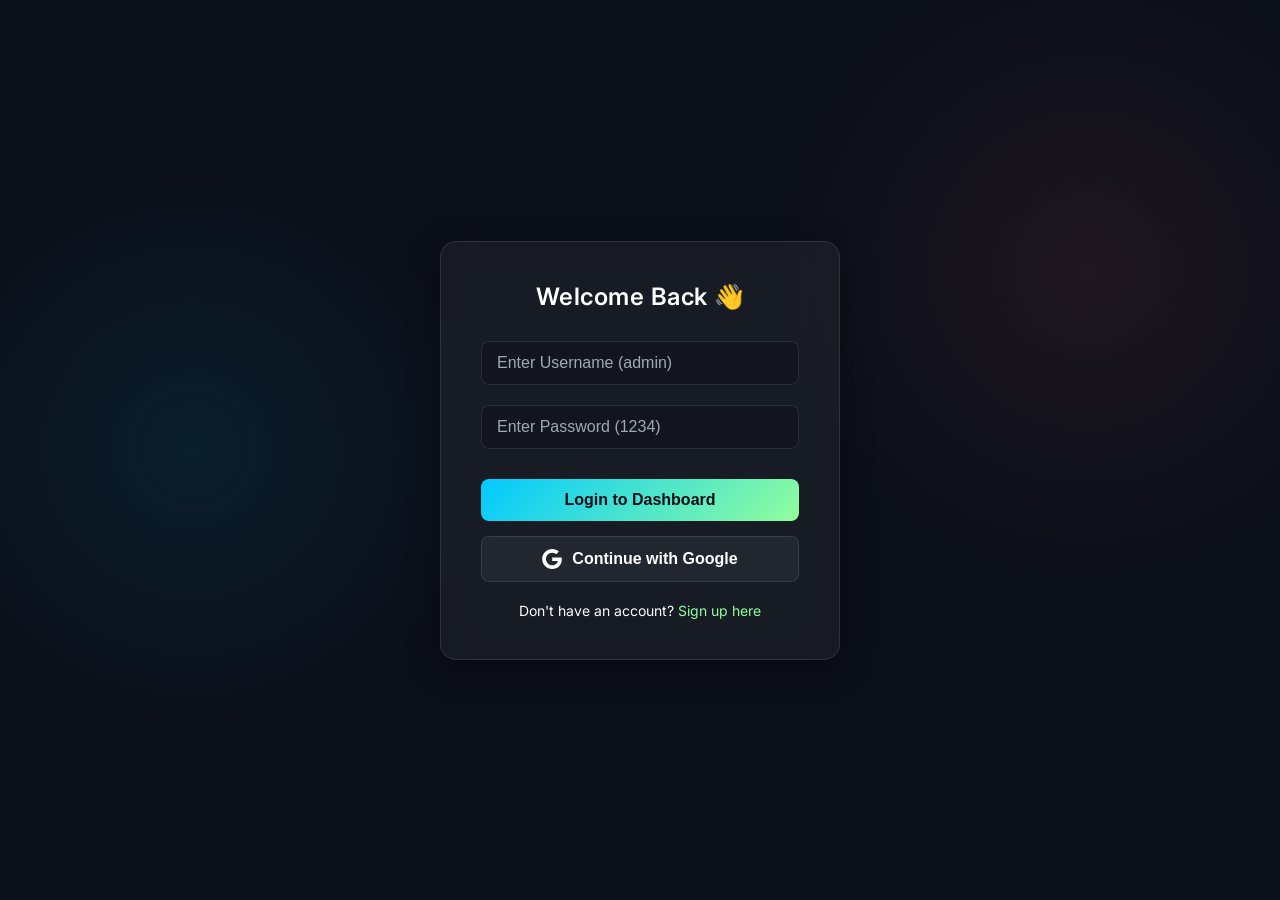
<file: index.html>
<!DOCTYPE html>
<html lang="en">
<head>
    <meta charset="UTF-8">
    <meta name="viewport" content="width=device-width, initial-scale=1.0">
    <title>Login | Premium Eats</title>
    <link rel="stylesheet" href="style.css">
    <meta name="description" content="Login to Premium Eats">
</head>
<body class="login-body">

    <div class="login-box glass-panel">
        <h2>Welcome Back 👋</h2>
        
        <input type="text" id="username" placeholder="Enter Username (admin)">
        <input type="password" id="password" placeholder="Enter Password (1234)">
        
        <button onclick="login()">Login to Dashboard</button>
        
        <button onclick="googleLogin()" style="background: var(--glass-bg); color: white; border: 1px solid var(--glass-border); margin-top: 15px; display: flex; align-items: center; justify-content: center; gap: 10px;">
            <svg width="20" height="20" viewBox="0 0 24 24"><path fill="#fff" d="M12.24 10.285V14.4h6.806c-.275 1.765-2.056 5.174-6.806 5.174-4.095 0-7.439-3.389-7.439-7.574s3.345-7.574 7.439-7.574c2.33 0 3.891.989 4.785 1.849l3.254-3.138C18.189 1.186 15.479 0 12.24 0c-6.635 0-12 5.365-12 12s5.365 12 12 12c6.926 0 11.52-4.869 11.52-11.726 0-.788-.085-1.39-.189-1.989H12.24z"/></svg> Continue with Google
        </button>

        <p style="margin-top: 20px; font-size: 14px;">Don't have an account? <a href="register.html" style="color: #92FE9D; text-decoration: none;">Sign up here</a></p>
    </div>

    <div id="toast-container"></div>
    <script src="script.js"></script>

</body>
</html>
</file>
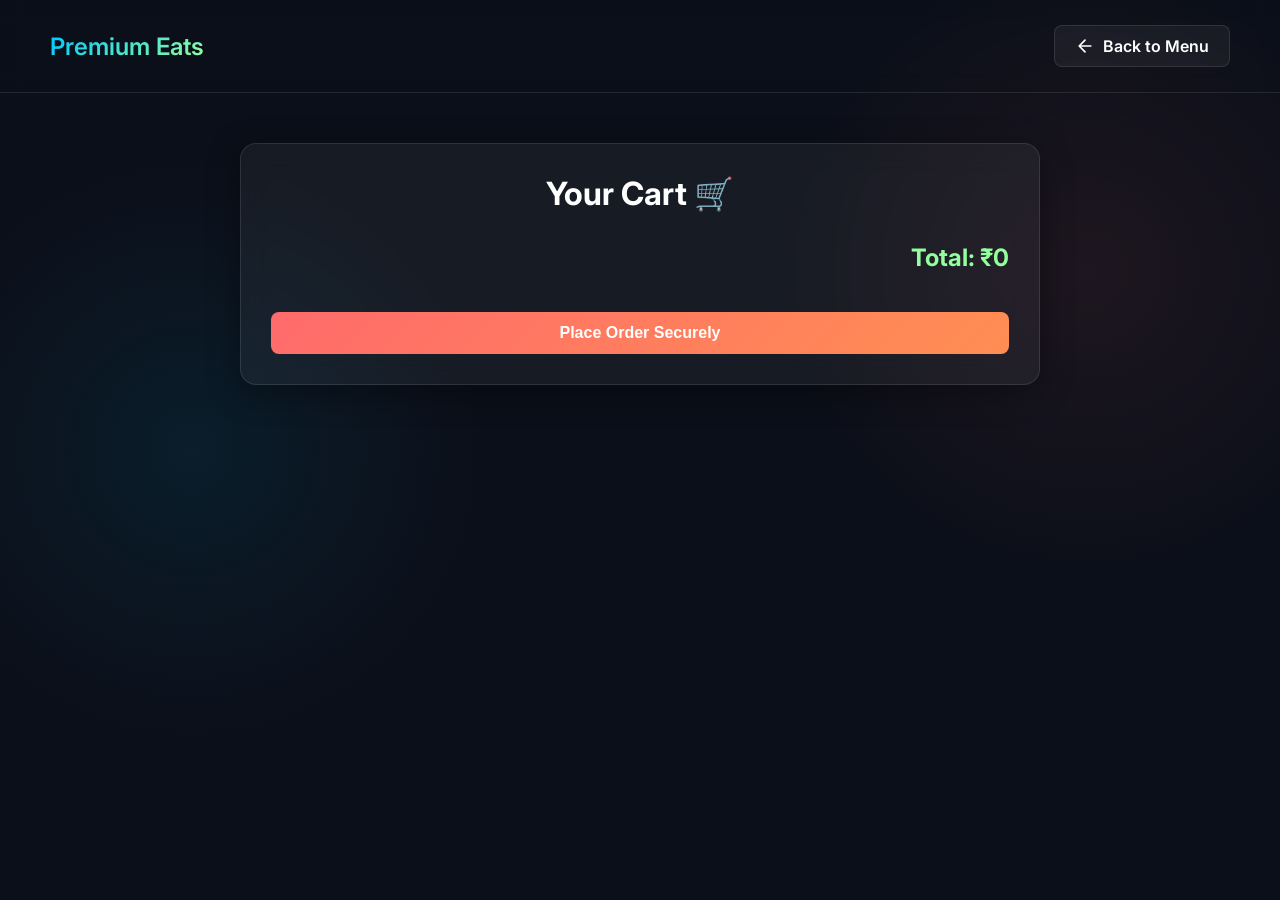
<file: cart.html>
<!DOCTYPE html>
<html lang="en">
<head>
    <meta charset="UTF-8">
    <meta name="viewport" content="width=device-width, initial-scale=1.0">
    <title>Your Cart | Premium Eats</title>
    <link rel="stylesheet" href="style.css">
    <meta name="description" content="Review your cart">
</head>
<body>

    <header>
        <h1>Premium Eats</h1>
        <a href="dashboard.html">
            <svg width="20" height="20" viewBox="0 0 24 24" fill="none" stroke="currentColor" stroke-width="2" stroke-linecap="round" stroke-linejoin="round"><path d="M19 12H5M12 19l-7-7 7-7"/></svg>
            Back to Menu
        </a>
    </header>

    <div class="cart-container glass-panel">
        <h1>Your Cart 🛒</h1>
        
        <ul id="cartList"></ul>
        <h2 id="total">Total: ₹0</h2>
        
        <button onclick="placeOrder()">Place Order Securely</button>
    </div>

    <!-- Confirmation Modal -->
    <div id="confirmModal" style="display: none; position: fixed; top: 0; left: 0; width: 100%; height: 100%; background: rgba(0,0,0,0.7); z-index: 1000; justify-content: center; align-items: center; backdrop-filter: blur(5px);">
        <div class="glass-panel" style="padding: 40px; max-width: 500px; width: 90%; text-align: center; animation: fadeIn 0.3s ease-out;">
            <h2 style="margin-bottom: 20px;">Review Your Order</h2>
            <div id="modalSummary" style="margin: 20px 0; text-align: left; max-height: 250px; overflow-y: auto; color: var(--text-main); font-size: 16px; border-top: 1px solid var(--glass-border); border-bottom: 1px solid var(--glass-border); padding: 15px 0;"></div>
            <h3 id="modalTotal" style="margin-bottom: 30px; font-size: 24px; color: #92FE9D;">Total: ₹0</h3>
            <div style="display: flex; gap: 15px; justify-content: center;">
                <button onclick="document.getElementById('confirmModal').style.display='none'" style="background: rgba(255,255,255,0.1); border: 1px solid var(--glass-border); color: white;">Cancel</button>
                <button onclick="submitOrderConfirmed()" style="background: var(--primary-gradient);">Confirm Purchase</button>
            </div>
        </div>
    </div>

    <div id="toast-container"></div>
    <script src="script.js"></script>

</body>
</html>
</file>
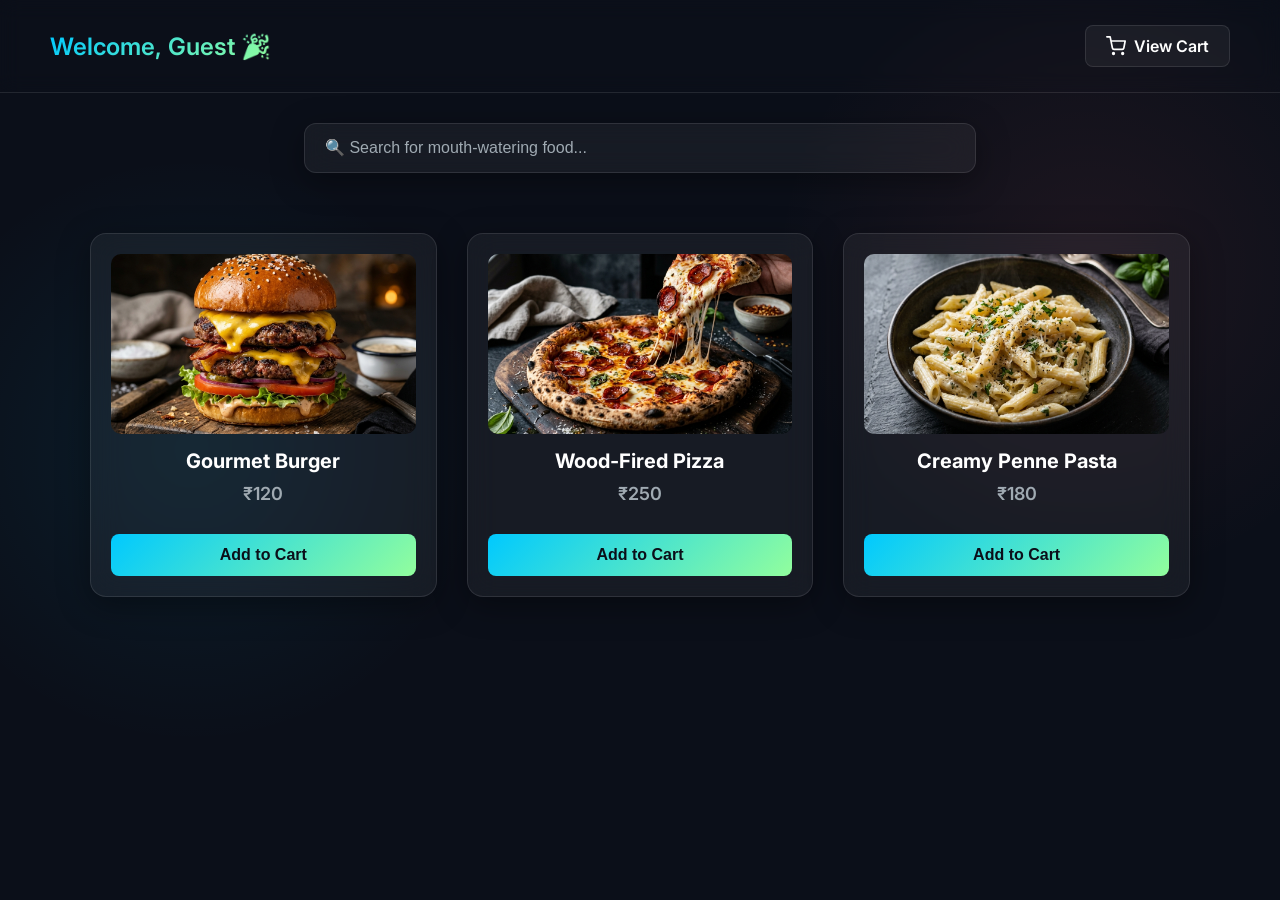
<file: dashboard.html>
<!DOCTYPE html>
<html lang="en">
<head>
    <meta charset="UTF-8">
    <meta name="viewport" content="width=device-width, initial-scale=1.0">
    <title>Dashboard | Premium Eats</title>
    <link rel="stylesheet" href="style.css">
    <meta name="description" content="View our premium menu items">
</head>
<body>

    <header>
        <h1 id="welcomeMsg">Welcome</h1>
        <a href="cart.html">
            <svg width="20" height="20" viewBox="0 0 24 24" fill="none" stroke="currentColor" stroke-width="2" stroke-linecap="round" stroke-linejoin="round"><circle cx="9" cy="21" r="1"></circle><circle cx="20" cy="21" r="1"></circle><path d="M1 1h4l2.68 13.39a2 2 0 0 0 2 1.61h9.72a2 2 0 0 0 2-1.61L23 6H6"></path></svg>
            View Cart
        </a>
    </header>

    <div class="search-container" style="max-width: 800px; margin: 30px auto -10px auto; padding: 0 5%;">
        <input type="text" id="searchInput" onkeyup="searchFood()" placeholder="🔍 Search for mouth-watering food..." class="glass-panel" style="width: 100%; padding: 15px 20px; border-radius: 12px; border: 1px solid var(--glass-border); background: var(--glass-bg); color: var(--text-color); font-size: 16px; outline: none;">
    </div>

    <section class="menu">

        <div class="card glass-panel">
            <img src="burger.png" alt="Premium Burger">
            <h2>Gourmet Burger</h2>
            <p>₹120</p>
            <button onclick="addToCart('Gourmet Burger', 120)">Add to Cart</button>
        </div>

        <div class="card glass-panel">
            <img src="pizza.png" alt="Premium Pizza">
            <h2>Wood-Fired Pizza</h2>
            <p>₹250</p>
            <button onclick="addToCart('Wood-Fired Pizza', 250)">Add to Cart</button>
        </div>

        <div class="card glass-panel">
            <img src="pasta.png" alt="Premium Pasta">
            <h2>Creamy Penne Pasta</h2>
            <p>₹180</p>
            <button onclick="addToCart('Creamy Penne Pasta', 180)">Add to Cart</button>
        </div>

    </section>

    <div id="toast-container"></div>
    <script src="script.js"></script>

</body>
</html>
</file>
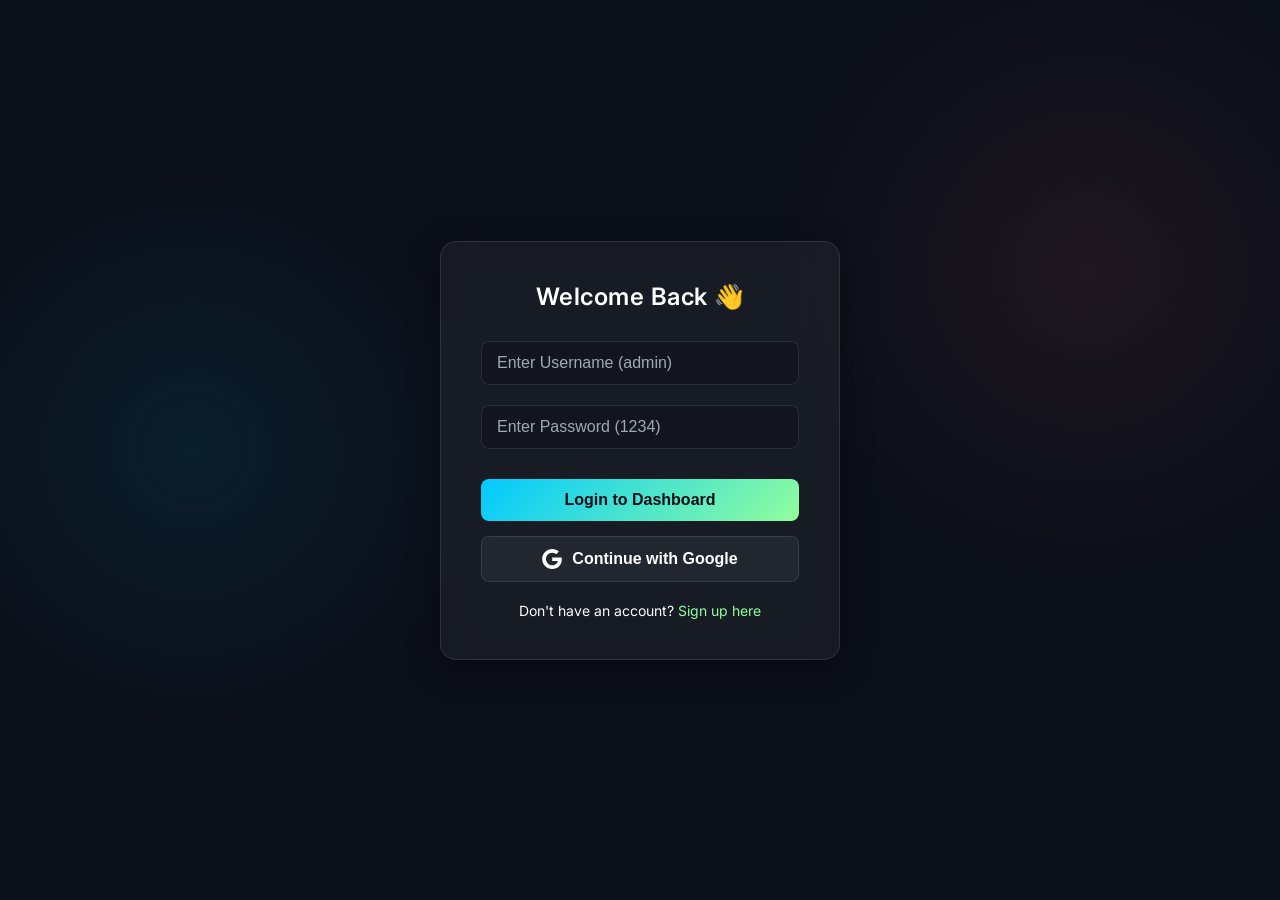
<file: login.html>
<!DOCTYPE html>
<html lang="en">
<head>
    <meta charset="UTF-8">
    <meta name="viewport" content="width=device-width, initial-scale=1.0">
    <title>Login | Premium Eats</title>
    <link rel="stylesheet" href="style.css">
    <meta name="description" content="Login to Premium Eats">
</head>
<body class="login-body">

    <div class="login-box glass-panel">
        <h2>Welcome Back 👋</h2>
        
        <input type="text" id="username" placeholder="Enter Username (admin)">
        <input type="password" id="password" placeholder="Enter Password (1234)">
        
        <button onclick="login()">Login to Dashboard</button>
        
        <button onclick="googleLogin()" style="background: var(--glass-bg); color: white; border: 1px solid var(--glass-border); margin-top: 15px; display: flex; align-items: center; justify-content: center; gap: 10px;">
            <svg width="20" height="20" viewBox="0 0 24 24"><path fill="#fff" d="M12.24 10.285V14.4h6.806c-.275 1.765-2.056 5.174-6.806 5.174-4.095 0-7.439-3.389-7.439-7.574s3.345-7.574 7.439-7.574c2.33 0 3.891.989 4.785 1.849l3.254-3.138C18.189 1.186 15.479 0 12.24 0c-6.635 0-12 5.365-12 12s5.365 12 12 12c6.926 0 11.52-4.869 11.52-11.726 0-.788-.085-1.39-.189-1.989H12.24z"/></svg> Continue with Google
        </button>

        <p style="margin-top: 20px; font-size: 14px;">Don't have an account? <a href="register.html" style="color: #92FE9D; text-decoration: none;">Sign up here</a></p>
    </div>

    <div id="toast-container"></div>
    <script src="script.js"></script>

</body>
</html>
</file>
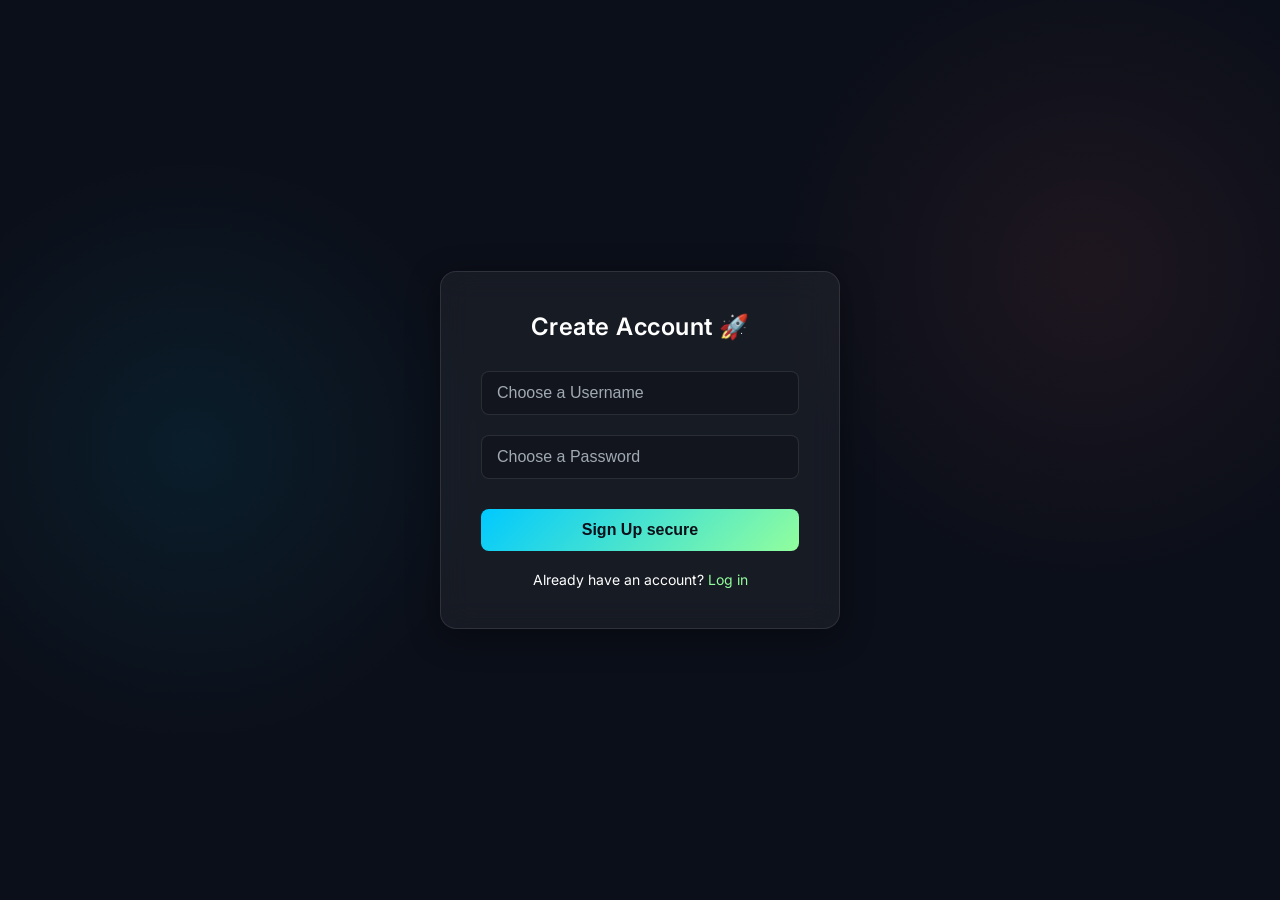
<file: register.html>
<!DOCTYPE html>
<html lang="en">
<head>
    <meta charset="UTF-8">
    <meta name="viewport" content="width=device-width, initial-scale=1.0">
    <title>Create Account | Premium Eats</title>
    <link rel="stylesheet" href="style.css">
</head>
<body class="login-body">

    <div class="login-box glass-panel">
        <h2>Create Account 🚀</h2>
        
        <input type="text" id="reg-username" placeholder="Choose a Username">
        <input type="password" id="reg-password" placeholder="Choose a Password">
        
        <button onclick="register()">Sign Up secure</button>
        <p style="margin-top: 20px; font-size: 14px;">Already have an account? <a href="login.html" style="color: #92FE9D; text-decoration: none;">Log in</a></p>
    </div>

    <div id="toast-container"></div>
    <script src="script.js"></script>

</body>
</html>
</file>
<file: style.css>
@import url('https://fonts.googleapis.com/css2?family=Inter:wght@300;400;600;700&display=swap');

:root {
    --bg-color: #0b0f19;
    --primary-gradient: linear-gradient(135deg, #00C9FF, #92FE9D);
    --secondary-gradient: linear-gradient(135deg, #FF6B6B, #FF8E53);
    --glass-bg: rgba(255, 255, 255, 0.05);
    --glass-border: rgba(255, 255, 255, 0.1);
    --text-main: #ffffff;
    --text-muted: #a0aab2;
}

* {
    box-sizing: border-box;
    margin: 0;
    padding: 0;
}

body {
    font-family: 'Inter', sans-serif;
    background-color: var(--bg-color);
    background-image: radial-gradient(circle at 15% 50%, rgba(0, 201, 255, 0.08), transparent 25%),
                      radial-gradient(circle at 85% 30%, rgba(255, 107, 107, 0.08), transparent 25%);
    background-attachment: fixed;
    color: var(--text-main);
    min-height: 100vh;
    overflow-x: hidden;
}

/* Glassmorphism shared class */
.glass-panel {
    background: var(--glass-bg);
    backdrop-filter: blur(15px);
    -webkit-backdrop-filter: blur(15px);
    border: 1px solid var(--glass-border);
    border-radius: 16px;
    box-shadow: 0 8px 32px 0 rgba(0, 0, 0, 0.37);
}

/* LOGIN */
.login-body {
    display: flex;
    justify-content: center;
    align-items: center;
    height: 100vh;
}

.login-box {
    padding: 40px;
    width: 100%;
    max-width: 400px;
    text-align: center;
    animation: fadeIn 0.8s ease-out;
}

.login-box h2 {
    margin-bottom: 30px;
    font-weight: 600;
    letter-spacing: 0.5px;
}

input {
    width: 100%;
    padding: 12px 15px;
    margin-bottom: 20px;
    background: rgba(0, 0, 0, 0.2);
    border: 1px solid var(--glass-border);
    border-radius: 8px;
    color: var(--text-main);
    font-size: 16px;
    outline: none;
    transition: all 0.3s ease;
}

input:focus {
    border-color: rgba(0, 201, 255, 0.5);
    box-shadow: 0 0 10px rgba(0, 201, 255, 0.2);
}

input::placeholder {
    color: var(--text-muted);
}

button {
    width: 100%;
    padding: 12px;
    background: var(--primary-gradient);
    border: none;
    border-radius: 8px;
    color: #0b0f19;
    font-weight: 700;
    font-size: 16px;
    cursor: pointer;
    transition: transform 0.2s, box-shadow 0.2s;
    margin-top: 10px;
}

button:hover {
    transform: translateY(-2px);
    box-shadow: 0 5px 15px rgba(0, 201, 255, 0.3);
}

/* HEADER */
header {
    display: flex;
    justify-content: space-between;
    align-items: center;
    padding: 25px 50px;
    border-bottom: 1px solid var(--glass-border);
    backdrop-filter: blur(10px);
    position: sticky;
    top: 0;
    z-index: 100;
}

header h1 {
    font-size: 24px;
    font-weight: 600;
    background: var(--primary-gradient);
    -webkit-background-clip: text;
    -webkit-text-fill-color: transparent;
}

header a {
    color: var(--text-main);
    text-decoration: none;
    font-weight: 600;
    padding: 10px 20px;
    border-radius: 8px;
    background: var(--glass-bg);
    border: 1px solid var(--glass-border);
    transition: all 0.3s ease;
    display: flex;
    align-items: center;
    gap: 8px;
}

header a:hover {
    background: rgba(255, 255, 255, 0.1);
    transform: translateY(-2px);
}

/* DASHBOARD MENU */
.menu {
    display: grid;
    grid-template-columns: repeat(auto-fit, minmax(280px, 1fr));
    gap: 30px;
    padding: 50px;
    max-width: 1200px;
    margin: 0 auto;
}

.card {
    padding: 20px;
    text-align: center;
    transition: transform 0.3s ease, box-shadow 0.3s ease;
    display: flex;
    flex-direction: column;
    justify-content: space-between;
}

.card:hover {
    transform: translateY(-8px);
    box-shadow: 0 15px 30px rgba(0, 0, 0, 0.5);
    border-color: rgba(255, 255, 255, 0.2);
}

.card img {
    width: 100%;
    height: 180px;
    object-fit: cover;
    border-radius: 10px;
    margin-bottom: 15px;
}

.card h2 {
    font-size: 20px;
    margin-bottom: 10px;
}

.card p {
    color: var(--text-muted);
    font-size: 18px;
    font-weight: 600;
    margin-bottom: 20px;
}

/* CART PAGE */
.cart-container {
    max-width: 800px;
    margin: 50px auto;
    padding: 30px;
}

.cart-container h1 {
    margin-bottom: 30px;
    text-align: center;
}

#cartList {
    list-style: none;
    margin-bottom: 30px;
}

#cartList li {
    display: flex;
    justify-content: space-between;
    padding: 15px;
    border-bottom: 1px solid var(--glass-border);
    font-size: 18px;
}

#cartList li:last-child {
    border-bottom: none;
}

#total {
    text-align: right;
    font-size: 24px;
    margin-bottom: 30px;
    color: #92FE9D;
}

.cart-container button {
    background: var(--secondary-gradient);
    color: #fff;
}

.cart-container button:hover {
    box-shadow: 0 5px 15px rgba(255, 107, 107, 0.3);
}

@keyframes fadeIn {
    from { opacity: 0; transform: translateY(20px); }
    to { opacity: 1; transform: translateY(0); }
}

/* CUSTOM TOAST NOTIFICATION */
#toast-container {
    position: fixed;
    bottom: 20px;
    right: 20px;
    display: flex;
    flex-direction: column;
    gap: 10px;
    z-index: 1000;
}

.toast {
    background: var(--glass-bg);
    backdrop-filter: blur(15px);
    border: 1px solid var(--glass-border);
    color: white;
    padding: 15px 25px;
    border-radius: 8px;
    box-shadow: 0 4px 15px rgba(0,0,0,0.3);
    animation: slideIn 0.3s ease-out, fadeOut 0.3s ease-in 2.7s forwards;
    display: flex;
    align-items: center;
    gap: 10px;
}

@keyframes slideIn {
    from { transform: translateX(100%); opacity: 0; }
    to { transform: translateX(0); opacity: 1; }
}

@keyframes fadeOut {
    from { opacity: 1; }
    to { opacity: 0; }
}
</file>
